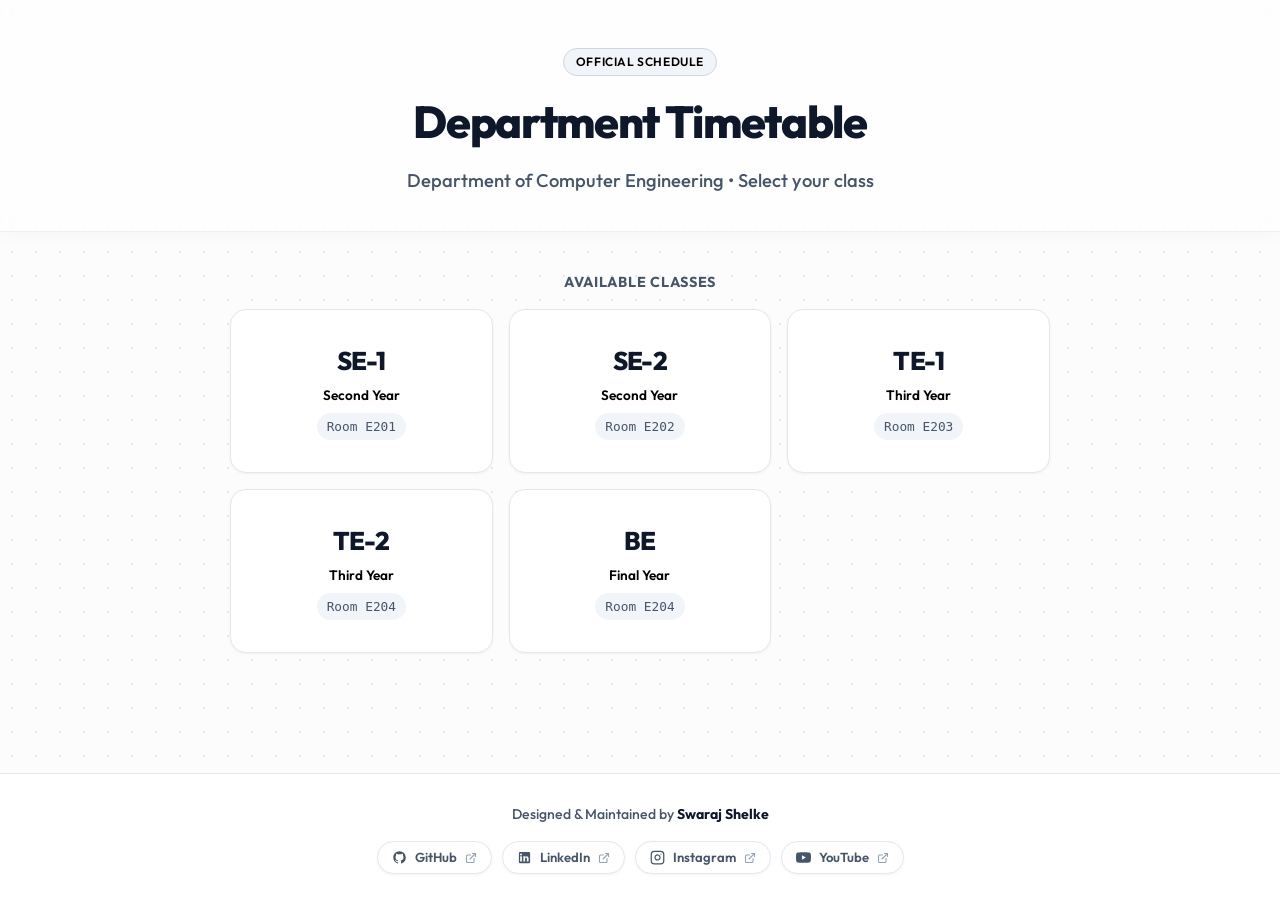
<file: index.html>
<!DOCTYPE html>
<html lang="en">
<head>
  <meta charset="UTF-8" />
  <meta name="viewport" content="width=device-width, initial-scale=1.0, maximum-scale=1.0" />
  <title>Department Timetable Viewer | Computer Engineering</title>
  <meta name="description" content="Fast, reliable, and clean class timetables for Computer Engineering students - SE1, SE2, TE1, TE2, and BE." />
  <meta name="theme-color" content="#000000" />
  <meta name="mobile-web-app-capable" content="yes" />
  <meta name="apple-mobile-web-app-status-bar-style" content="default" />
  
  <!-- Open Graph & Social Preview -->
  <meta property="og:type" content="website" />
  <meta property="og:title" content="Department Timetable Viewer | Computer Engineering" />
  <meta property="og:description" content="Fast, reliable, and clean class timetables for Computer Engineering students - SE1, SE2, TE1, TE2, and BE." />
  <meta property="og:site_name" content="GSMV Timetable" />
  <meta name="twitter:card" content="summary" />
  <meta name="twitter:title" content="Department Timetable Viewer | Computer Engineering" />
  <meta name="twitter:description" content="Fast, reliable, and clean class timetables for Computer Engineering students." />
  
  <!-- Manifest -->
  <link rel="manifest" href="manifest.json" />

  <!-- Favicon -->
  <link rel="icon" type="image/svg+xml" href="assets/icons/favicon.svg" />

  <!-- Styling -->
  <link rel="stylesheet" href="assets/css/style.css" />
</head>
<body>
  <div id="app">
    
    <!-- ==========================================
         LANDING VIEW (Class Selection)
         ========================================== -->
    <div id="landing-view" class="landing-container">
      <header class="landing-header">
        <div class="landing-badge">Official Schedule</div>
        <h1>Department Timetable</h1>
        <p>Department of Computer Engineering • Select your class</p>
      </header>

      <main class="landing-main">
        <div class="class-grid-title">Available Classes</div>
        <div class="class-grid">
          
          <div class="class-card" role="button" tabindex="0" onclick="navigateTo('SE1')" aria-label="View SE-1 timetable, Room E201">
            <span class="class-card-name">SE-1</span>
            <span class="class-card-year">Second Year</span>
            <span class="class-card-room">Room E201</span>
          </div>

          <div class="class-card" role="button" tabindex="0" onclick="navigateTo('SE2')" aria-label="View SE-2 timetable, Room E202">
            <span class="class-card-name">SE-2</span>
            <span class="class-card-year">Second Year</span>
            <span class="class-card-room">Room E202</span>
          </div>

          <div class="class-card" role="button" tabindex="0" onclick="navigateTo('TE1')" aria-label="View TE-1 timetable, Room E203">
            <span class="class-card-name">TE-1</span>
            <span class="class-card-year">Third Year</span>
            <span class="class-card-room">Room E203</span>
          </div>

          <div class="class-card" role="button" tabindex="0" onclick="navigateTo('TE2')" aria-label="View TE-2 timetable, Room E204">
            <span class="class-card-name">TE-2</span>
            <span class="class-card-year">Third Year</span>
            <span class="class-card-room">Room E204</span>
          </div>

          <div class="class-card" role="button" tabindex="0" onclick="navigateTo('BE')" aria-label="View BE timetable, Room E204">
            <span class="class-card-name">BE</span>
            <span class="class-card-year">Final Year</span>
            <span class="class-card-room">Room E204</span>
          </div>

        </div>
      </main>

      <footer class="footer">
        <div class="footer-content">
          <div class="footer-creator">Designed &amp; Maintained by <strong>Swaraj Shelke</strong></div>
          <div class="footer-socials">
            <a href="https://github.com/swarajshelke12" target="_blank" rel="noopener noreferrer" class="social-link-btn btn-github" aria-label="GitHub profile of Swaraj Shelke (opens in new tab)">
              <svg class="social-icon" width="16" height="16" viewBox="0 0 24 24" fill="currentColor" aria-hidden="true">
                <path fill-rule="evenodd" clip-rule="evenodd" d="M12 2C6.477 2 2 6.484 2 12.017c0 4.425 2.865 8.18 6.839 9.504.5.092.682-.217.682-.483 0-.237-.008-.868-.013-1.703-2.782.605-3.369-1.343-3.369-1.343-.454-1.158-1.11-1.466-1.11-1.466-.908-.62.069-.608.069-.608 1.003.07 1.53 1.032 1.53 1.032.892 1.53 2.341 1.088 2.91.832.092-.647.35-1.088.636-1.338-2.22-.253-4.555-1.113-4.555-4.951 0-1.093.39-1.988 1.029-2.688-.103-.253-.446-1.272.098-2.65 0 0 .84-.27 2.75 1.026A9.564 9.564 0 0112 6.844c.85.004 1.705.115 2.504.337 1.909-1.296 2.747-1.027 2.747-1.027.546 1.379.202 2.398.1 2.651.64.7 1.028 1.595 1.028 2.688 0 3.848-2.339 4.695-4.566 4.943.359.309.678.92.678 1.855 0 1.338-.012 2.419-.012 2.747 0 .268.18.58.688.482A10.019 10.019 0 0022 12.017C22 6.484 17.522 2 12 2z"/>
              </svg>
              <span class="social-label">GitHub</span>
              <svg class="external-link-icon" width="12" height="12" viewBox="0 0 24 24" fill="none" stroke="currentColor" stroke-width="2.2" stroke-linecap="round" stroke-linejoin="round" aria-hidden="true">
                <path d="M18 13v6a2 2 0 0 1-2 2H5a2 2 0 0 1-2-2V8a2 2 0 0 1 2-2h6"></path>
                <polyline points="15 3 21 3 21 9"></polyline>
                <line x1="10" y1="14" x2="21" y2="3"></line>
              </svg>
            </a>
            <a href="https://www.linkedin.com/in/swaraj-shelke-0a3a752b8" target="_blank" rel="noopener noreferrer" class="social-link-btn btn-linkedin" aria-label="LinkedIn profile of Swaraj Shelke (opens in new tab)">
              <svg class="social-icon" width="16" height="16" viewBox="0 0 24 24" fill="currentColor" aria-hidden="true">
                <path d="M19 3a2 2 0 0 1 2 2v14a2 2 0 0 1-2 2H5a2 2 0 0 1-2-2V5a2 2 0 0 1 2-2h14m-.5 15.5v-5.3a3.26 3.26 0 0 0-3.26-3.26c-.85 0-1.84.52-2.28 1.3v-1.11h-2.79v8.37h2.79v-4.93c0-.77.62-1.4 1.39-1.4a1.4 1.4 0 0 1 1.4 1.4v4.93h2.75M6.46 8.76a1.59 1.59 0 1 0-.02-3.18 1.59 1.59 0 0 0 .02 3.18m1.37 9.74v-8.37H5.1v8.37h2.73z"/>
              </svg>
              <span class="social-label">LinkedIn</span>
              <svg class="external-link-icon" width="12" height="12" viewBox="0 0 24 24" fill="none" stroke="currentColor" stroke-width="2.2" stroke-linecap="round" stroke-linejoin="round" aria-hidden="true">
                <path d="M18 13v6a2 2 0 0 1-2 2H5a2 2 0 0 1-2-2V8a2 2 0 0 1 2-2h6"></path>
                <polyline points="15 3 21 3 21 9"></polyline>
                <line x1="10" y1="14" x2="21" y2="3"></line>
              </svg>
            </a>
            <a href="https://www.instagram.com/swarajshelke12" target="_blank" rel="noopener noreferrer" class="social-link-btn btn-instagram" aria-label="Instagram profile of Swaraj Shelke (opens in new tab)">
              <svg class="social-icon" width="16" height="16" viewBox="0 0 24 24" fill="none" stroke="currentColor" stroke-width="2" stroke-linecap="round" stroke-linejoin="round" aria-hidden="true">
                <rect x="2" y="2" width="20" height="20" rx="5" ry="5"></rect>
                <path d="M16 11.37A4 4 0 1 1 12.63 8 4 4 0 0 1 16 11.37z"></path>
                <line x1="17.5" y1="6.5" x2="17.51" y2="6.5"></line>
              </svg>
              <span class="social-label">Instagram</span>
              <svg class="external-link-icon" width="12" height="12" viewBox="0 0 24 24" fill="none" stroke="currentColor" stroke-width="2.2" stroke-linecap="round" stroke-linejoin="round" aria-hidden="true">
                <path d="M18 13v6a2 2 0 0 1-2 2H5a2 2 0 0 1-2-2V8a2 2 0 0 1 2-2h6"></path>
                <polyline points="15 3 21 3 21 9"></polyline>
                <line x1="10" y1="14" x2="21" y2="3"></line>
              </svg>
            </a>
            <a href="https://youtube.com/@swarajshelke12" target="_blank" rel="noopener noreferrer" class="social-link-btn btn-youtube" aria-label="YouTube channel of Swaraj Shelke (opens in new tab)">
              <svg class="social-icon" width="16" height="16" viewBox="0 0 24 24" fill="currentColor" aria-hidden="true">
                <path d="M23.498 6.186a3.016 3.016 0 0 0-2.122-2.136C19.505 3.5 12 3.5 12 3.5s-7.505 0-9.377.55a3.016 3.016 0 0 0-2.122 2.136C0 8.07 0 12 0 12s0 3.93.502 5.814a3.016 3.016 0 0 0 2.122 2.136c1.871.55 9.376.55 9.376.55s7.505 0 9.377-.55a3.015 3.015 0 0 0 2.122-2.136C24 15.93 24 12 24 12s0-3.93-.502-5.814zM9.545 15.568V8.432L15.818 12l-6.273 3.568z"/>
              </svg>
              <span class="social-label">YouTube</span>
              <svg class="external-link-icon" width="12" height="12" viewBox="0 0 24 24" fill="none" stroke="currentColor" stroke-width="2.2" stroke-linecap="round" stroke-linejoin="round" aria-hidden="true">
                <path d="M18 13v6a2 2 0 0 1-2 2H5a2 2 0 0 1-2-2V8a2 2 0 0 1 2-2h6"></path>
                <polyline points="15 3 21 3 21 9"></polyline>
                <line x1="10" y1="14" x2="21" y2="3"></line>
              </svg>
            </a>
          </div>
        </div>
      </footer>
    </div>

    <!-- ==========================================
         TIMETABLE VIEW (Dynamic Class Schedule)
         ========================================== -->
    <div id="timetable-view" class="view-container" style="display: none;">
      
      <!-- Sticky Topbar Header -->
      <header class="topbar">
        <button class="back-btn" onclick="navigateTo('landing')" title="Back to Classes" aria-label="Back to classes">
          &larr;
        </button>
        <div class="topbar-info">
          <h1 id="view-title">Class Timetable</h1>
          <p id="view-subtitle">Computer Engineering</p>
        </div>
        <div class="live-clock-badge">
          <span class="live-clock-dot"></span>
          <span id="live-clock">--:--</span>
        </div>
      </header>

      <!-- Sticky Day and Batch Filter Controls -->
      <div class="controls-wrapper">
        <div id="day-strip" class="day-strip">
          <!-- Day Buttons injected dynamically by js/app.js -->
        </div>

        <div id="batch-strip-wrapper" class="batch-strip" style="display: none;">
          <div id="batch-strip" class="batch-strip">
            <!-- Batch Buttons injected dynamically by js/app.js -->
          </div>
        </div>
      </div>

      <!-- Main Schedule Content -->
      <main id="timetable-content" class="timetable-container">
        <!-- Schedule Cards injected dynamically by js/app.js -->
      </main>

      <footer class="footer">
        <div class="footer-content">
          <div class="footer-creator">Designed &amp; Maintained by <strong>Swaraj Shelke</strong></div>
          <div class="footer-socials">
            <a href="https://github.com/swarajshelke12" target="_blank" rel="noopener noreferrer" class="social-link-btn btn-github" aria-label="GitHub profile of Swaraj Shelke (opens in new tab)">
              <svg class="social-icon" width="16" height="16" viewBox="0 0 24 24" fill="currentColor" aria-hidden="true">
                <path fill-rule="evenodd" clip-rule="evenodd" d="M12 2C6.477 2 2 6.484 2 12.017c0 4.425 2.865 8.18 6.839 9.504.5.092.682-.217.682-.483 0-.237-.008-.868-.013-1.703-2.782.605-3.369-1.343-3.369-1.343-.454-1.158-1.11-1.466-1.11-1.466-.908-.62.069-.608.069-.608 1.003.07 1.53 1.032 1.53 1.032.892 1.53 2.341 1.088 2.91.832.092-.647.35-1.088.636-1.338-2.22-.253-4.555-1.113-4.555-4.951 0-1.093.39-1.988 1.029-2.688-.103-.253-.446-1.272.098-2.65 0 0 .84-.27 2.75 1.026A9.564 9.564 0 0112 6.844c.85.004 1.705.115 2.504.337 1.909-1.296 2.747-1.027 2.747-1.027.546 1.379.202 2.398.1 2.651.64.7 1.028 1.595 1.028 2.688 0 3.848-2.339 4.695-4.566 4.943.359.309.678.92.678 1.855 0 1.338-.012 2.419-.012 2.747 0 .268.18.58.688.482A10.019 10.019 0 0022 12.017C22 6.484 17.522 2 12 2z"/>
              </svg>
              <span class="social-label">GitHub</span>
              <svg class="external-link-icon" width="12" height="12" viewBox="0 0 24 24" fill="none" stroke="currentColor" stroke-width="2.2" stroke-linecap="round" stroke-linejoin="round" aria-hidden="true">
                <path d="M18 13v6a2 2 0 0 1-2 2H5a2 2 0 0 1-2-2V8a2 2 0 0 1 2-2h6"></path>
                <polyline points="15 3 21 3 21 9"></polyline>
                <line x1="10" y1="14" x2="21" y2="3"></line>
              </svg>
            </a>
            <a href="https://www.linkedin.com/in/swaraj-shelke-0a3a752b8" target="_blank" rel="noopener noreferrer" class="social-link-btn btn-linkedin" aria-label="LinkedIn profile of Swaraj Shelke (opens in new tab)">
              <svg class="social-icon" width="16" height="16" viewBox="0 0 24 24" fill="currentColor" aria-hidden="true">
                <path d="M19 3a2 2 0 0 1 2 2v14a2 2 0 0 1-2 2H5a2 2 0 0 1-2-2V5a2 2 0 0 1 2-2h14m-.5 15.5v-5.3a3.26 3.26 0 0 0-3.26-3.26c-.85 0-1.84.52-2.28 1.3v-1.11h-2.79v8.37h2.79v-4.93c0-.77.62-1.4 1.39-1.4a1.4 1.4 0 0 1 1.4 1.4v4.93h2.75M6.46 8.76a1.59 1.59 0 1 0-.02-3.18 1.59 1.59 0 0 0 .02 3.18m1.37 9.74v-8.37H5.1v8.37h2.73z"/>
              </svg>
              <span class="social-label">LinkedIn</span>
              <svg class="external-link-icon" width="12" height="12" viewBox="0 0 24 24" fill="none" stroke="currentColor" stroke-width="2.2" stroke-linecap="round" stroke-linejoin="round" aria-hidden="true">
                <path d="M18 13v6a2 2 0 0 1-2 2H5a2 2 0 0 1-2-2V8a2 2 0 0 1 2-2h6"></path>
                <polyline points="15 3 21 3 21 9"></polyline>
                <line x1="10" y1="14" x2="21" y2="3"></line>
              </svg>
            </a>
            <a href="https://www.instagram.com/swarajshelke12" target="_blank" rel="noopener noreferrer" class="social-link-btn btn-instagram" aria-label="Instagram profile of Swaraj Shelke (opens in new tab)">
              <svg class="social-icon" width="16" height="16" viewBox="0 0 24 24" fill="none" stroke="currentColor" stroke-width="2" stroke-linecap="round" stroke-linejoin="round" aria-hidden="true">
                <rect x="2" y="2" width="20" height="20" rx="5" ry="5"></rect>
                <path d="M16 11.37A4 4 0 1 1 12.63 8 4 4 0 0 1 16 11.37z"></path>
                <line x1="17.5" y1="6.5" x2="17.51" y2="6.5"></line>
              </svg>
              <span class="social-label">Instagram</span>
              <svg class="external-link-icon" width="12" height="12" viewBox="0 0 24 24" fill="none" stroke="currentColor" stroke-width="2.2" stroke-linecap="round" stroke-linejoin="round" aria-hidden="true">
                <path d="M18 13v6a2 2 0 0 1-2 2H5a2 2 0 0 1-2-2V8a2 2 0 0 1 2-2h6"></path>
                <polyline points="15 3 21 3 21 9"></polyline>
                <line x1="10" y1="14" x2="21" y2="3"></line>
              </svg>
            </a>
            <a href="https://youtube.com/@swarajshelke12" target="_blank" rel="noopener noreferrer" class="social-link-btn btn-youtube" aria-label="YouTube channel of Swaraj Shelke (opens in new tab)">
              <svg class="social-icon" width="16" height="16" viewBox="0 0 24 24" fill="currentColor" aria-hidden="true">
                <path d="M23.498 6.186a3.016 3.016 0 0 0-2.122-2.136C19.505 3.5 12 3.5 12 3.5s-7.505 0-9.377.55a3.016 3.016 0 0 0-2.122 2.136C0 8.07 0 12 0 12s0 3.93.502 5.814a3.016 3.016 0 0 0 2.122 2.136c1.871.55 9.376.55 9.376.55s7.505 0 9.377-.55a3.015 3.015 0 0 0 2.122-2.136C24 15.93 24 12 24 12s0-3.93-.502-5.814zM9.545 15.568V8.432L15.818 12l-6.273 3.568z"/>
              </svg>
              <span class="social-label">YouTube</span>
              <svg class="external-link-icon" width="12" height="12" viewBox="0 0 24 24" fill="none" stroke="currentColor" stroke-width="2.2" stroke-linecap="round" stroke-linejoin="round" aria-hidden="true">
                <path d="M18 13v6a2 2 0 0 1-2 2H5a2 2 0 0 1-2-2V8a2 2 0 0 1 2-2h6"></path>
                <polyline points="15 3 21 3 21 9"></polyline>
                <line x1="10" y1="14" x2="21" y2="3"></line>
              </svg>
            </a>
          </div>
        </div>
      </footer>

    </div>

  </div>

  <!-- Scripts -->
  <script src="assets/js/data.js"></script>
  <script src="assets/js/app.js"></script>
</body>
</html>
</file>
<file: assets/css/style.css>
/* =========================================================
   Department of Computer Engineering - Timetable Styles
   Designed for clean readability, fast scanning, and mobile UX
   ========================================================= */

@import url('https://fonts.googleapis.com/css2?family=Outfit:wght@400;500;600;700;800&display=swap');

:root {
  --bg-app: #fcfcfd;
  --bg-surface: #ffffff;
  --bg-elevated: #ffffff;
  --bg-muted: #f1f5f9;
  --bg-hover: #f8fafc;
  
  --border-subtle: #e2e8f0;
  --border-strong: #cbd5e1;
  
  --text-main: #0f172a;
  --text-muted: #475569;
  --text-dim: #94a3b8;
  
  --primary: #000000;
  --primary-hover: #1e293b;
  --primary-light: #f1f5f9;
  --primary-border: #cbd5e1;
  
  --live-bg: #ecfdf5;
  --live-text: #059669;
  --live-border: #a7f3d0;
  --live-dot: #10b981;
  
  --next-bg: #fffbeb;
  --next-text: #d97706;
  --next-border: #fde68a;
  
  --radius-sm: 8px;
  --radius-md: 12px;
  --radius-lg: 16px;
  --radius-full: 9999px;
  
  --shadow-sm: 0 1px 3px rgba(15, 23, 42, 0.05);
  --shadow-md: 0 4px 14px -2px rgba(15, 23, 42, 0.08);
}

/* Reset & Base */
*, *::before, *::after {
  box-sizing: border-box;
  margin: 0;
  padding: 0;
  -webkit-tap-highlight-color: transparent;
}

body {
  font-family: "Outfit", -apple-system, BlinkMacSystemFont, "Segoe UI", Roboto, sans-serif;
  background-color: var(--bg-app);
  color: var(--text-main);
  line-height: 1.5;
  min-height: 100vh;
  display: flex;
  flex-direction: column;
  -webkit-font-smoothing: antialiased;
  -moz-osx-font-smoothing: grayscale;
}

/* Animations */
@keyframes slideUpFade {
  0% { opacity: 0; transform: translateY(12px); }
  100% { opacity: 1; transform: translateY(0); }
}

.animate-enter {
  animation: slideUpFade 0.5s cubic-bezier(0.16, 1, 0.3, 1) forwards;
  opacity: 0;
}

#app {
  display: flex;
  flex-direction: column;
  min-height: 100vh;
  width: 100%;
}

/* =========================================================
   LANDING PAGE
   ========================================================= */
.landing-container {
  flex: 1;
  display: flex;
  flex-direction: column;
  min-height: 100vh;
  background-color: var(--bg-app);
  background-image: radial-gradient(var(--border-subtle) 1px, transparent 1px);
  background-size: 24px 24px;
}

.landing-header {
  background: rgba(255, 255, 255, 0.6);
  backdrop-filter: blur(12px);
  -webkit-backdrop-filter: blur(12px);
  padding: 48px 24px 36px;
  text-align: center;
  border-bottom: 1px solid rgba(226, 232, 240, 0.6);
  box-shadow: 0 4px 20px -2px rgba(15, 23, 42, 0.03);
}

.landing-badge {
  display: inline-flex;
  align-items: center;
  gap: 6px;
  padding: 4px 12px;
  background: var(--primary-light);
  color: var(--primary);
  border: 1px solid var(--primary-border);
  border-radius: var(--radius-full);
  font-size: 0.75rem;
  font-weight: 600;
  text-transform: uppercase;
  letter-spacing: 0.05em;
  margin-bottom: 12px;
}

.landing-header h1 {
  font-size: 2.8rem;
  font-weight: 800;
  color: var(--text-main);
  letter-spacing: -0.03em;
  margin-bottom: 12px;
}

.landing-header p {
  color: var(--text-muted);
  font-size: 1.15rem;
  font-weight: 500;
  max-width: 500px;
  margin: 0 auto;
}

.landing-main {
  flex: 1;
  padding: 40px 20px;
  max-width: 860px;
  margin: 0 auto;
  width: 100%;
}

.class-grid-title {
  font-size: 0.9rem;
  font-weight: 700;
  text-transform: uppercase;
  letter-spacing: 0.05em;
  color: var(--text-muted);
  margin-bottom: 16px;
  text-align: center;
}

.class-grid {
  display: grid;
  grid-template-columns: repeat(auto-fit, minmax(220px, 1fr));
  gap: 16px;
}

.class-card {
  background: var(--bg-surface);
  border: 1px solid var(--border-subtle);
  padding: 32px 24px;
  border-radius: var(--radius-lg);
  cursor: pointer;
  transition: all 0.2s ease;
  display: flex;
  flex-direction: column;
  align-items: center;
  text-align: center;
  box-shadow: var(--shadow-sm);
}

.class-card:hover {
  border-color: var(--border-strong);
  box-shadow: var(--shadow-md);
  transform: translateY(-3px);
}

.class-card-name {
  font-size: 1.6rem;
  font-weight: 800;
  color: var(--text-main);
  letter-spacing: -0.02em;
  margin-bottom: 4px;
}

.class-card-year {
  font-size: 0.85rem;
  font-weight: 600;
  color: var(--primary);
  margin-bottom: 8px;
}

.class-card-room {
  display: inline-flex;
  align-items: center;
  gap: 4px;
  background: var(--bg-muted);
  padding: 4px 10px;
  border-radius: var(--radius-full);
  color: var(--text-muted);
  font-size: 0.8rem;
  font-weight: 500;
  font-family: monospace;
}

/* =========================================================
   TIMETABLE VIEW
   ========================================================= */
.view-container {
  flex: 1;
  display: flex;
  flex-direction: column;
  min-height: 100vh;
}

.topbar {
  background: var(--bg-surface);
  border-bottom: 1px solid var(--border-subtle);
  padding: 16px 20px;
  display: flex;
  align-items: center;
  gap: 16px;
  position: sticky;
  top: 0;
  z-index: 50;
  box-shadow: 0 1px 3px rgba(0, 0, 0, 0.03);
}

.back-btn {
  display: inline-flex;
  align-items: center;
  justify-content: center;
  width: 38px;
  height: 38px;
  background: var(--bg-muted);
  border: 1px solid var(--border-subtle);
  border-radius: var(--radius-md);
  color: var(--text-main);
  text-decoration: none;
  font-size: 1.2rem;
  font-weight: 600;
  transition: all 0.15s ease;
  cursor: pointer;
  flex-shrink: 0;
}

.back-btn:hover {
  background: var(--bg-hover);
  color: var(--primary);
  border-color: var(--primary-border);
}

.topbar-info {
  flex: 1;
  min-width: 0;
}

.topbar-info h1 {
  font-size: 1.25rem;
  font-weight: 800;
  color: var(--text-main);
  letter-spacing: -0.01em;
  white-space: nowrap;
  overflow: hidden;
  text-overflow: ellipsis;
}

.topbar-info p {
  color: var(--text-muted);
  font-size: 0.8rem;
  font-weight: 500;
  white-space: nowrap;
  overflow: hidden;
  text-overflow: ellipsis;
}

.live-clock-badge {
  display: inline-flex;
  align-items: center;
  gap: 6px;
  background: var(--bg-muted);
  border: 1px solid var(--border-subtle);
  padding: 6px 12px;
  border-radius: var(--radius-full);
  font-size: 0.75rem;
  font-family: monospace;
  font-weight: 600;
  color: var(--text-muted);
}

.live-clock-dot {
  width: 6px;
  height: 6px;
  border-radius: 50%;
  background: var(--live-dot);
  animation: pulse-dot 1.5s infinite;
}

@keyframes pulse-dot {
  0%, 100% { opacity: 1; transform: scale(1); }
  50% { opacity: 0.4; transform: scale(0.85); }
}

/* Filter Controls Wrapper */
.controls-wrapper {
  background: var(--bg-surface);
  border-bottom: 1px solid var(--border-subtle);
  padding: 12px 20px;
  display: flex;
  flex-direction: column;
  gap: 10px;
  position: sticky;
  top: 71px;
  z-index: 40;
}

/* Day Strip */
.day-strip {
  display: flex;
  gap: 8px;
  overflow-x: auto;
  padding-bottom: 2px;
  scrollbar-width: none;
}

.day-strip::-webkit-scrollbar {
  display: none;
}

.day-btn {
  flex: 1;
  min-width: 58px;
  padding: 8px 12px;
  border: 1px solid var(--border-subtle);
  background: var(--bg-surface);
  border-radius: var(--radius-md);
  color: var(--text-muted);
  font-size: 0.85rem;
  font-weight: 600;
  cursor: pointer;
  transition: all 0.15s ease;
  text-align: center;
  position: relative;
}

.day-btn:hover {
  border-color: var(--border-strong);
  color: var(--text-main);
  background: var(--bg-muted);
}

.day-btn.active {
  background: var(--primary);
  border-color: var(--primary);
  color: #ffffff;
}

.day-btn.is-today::after {
  content: '';
  position: absolute;
  bottom: 3px;
  left: 50%;
  transform: translateX(-50%);
  width: 4px;
  height: 4px;
  border-radius: 50%;
  background: currentColor;
}

/* Batch Filter Strip */
.batch-strip {
  display: flex;
  align-items: center;
  gap: 6px;
  overflow-x: auto;
  padding-bottom: 2px;
  scrollbar-width: none;
}

.batch-strip::-webkit-scrollbar {
  display: none;
}

.batch-label {
  font-size: 0.75rem;
  font-weight: 700;
  color: var(--text-dim);
  text-transform: uppercase;
  letter-spacing: 0.05em;
  margin-right: 4px;
  flex-shrink: 0;
}

.batch-btn {
  padding: 4px 10px;
  border: 1px solid var(--border-subtle);
  background: var(--bg-muted);
  border-radius: var(--radius-full);
  color: var(--text-muted);
  font-size: 0.75rem;
  font-weight: 600;
  cursor: pointer;
  transition: all 0.15s ease;
  white-space: nowrap;
}

.batch-btn:hover {
  border-color: var(--border-strong);
  color: var(--text-main);
}

.batch-btn.active {
  background: var(--text-main);
  border-color: var(--text-main);
  color: #ffffff;
}

/* Timetable Container */
.timetable-container {
  flex: 1;
  max-width: 760px;
  margin: 0 auto;
  width: 100%;
  padding: 20px 16px 40px;
  display: flex;
  flex-direction: column;
  gap: 12px;
}

/* Lecture Card */
.lecture-card {
  background: var(--bg-surface);
  border: 1px solid var(--border-subtle);
  border-radius: var(--radius-lg);
  padding: 16px 18px;
  display: flex;
  flex-direction: column;
  gap: 8px;
  box-shadow: var(--shadow-sm);
  transition: transform 0.15s ease, box-shadow 0.15s ease;
  position: relative;
}

.lecture-card:hover {
  box-shadow: var(--shadow-md);
}

.lecture-card.live {
  border-color: var(--live-border);
  background: linear-gradient(135deg, #ffffff 0%, var(--live-bg) 100%);
  box-shadow: 0 4px 14px rgba(16, 185, 129, 0.12);
}

.lecture-card.next {
  border-color: var(--next-border);
  background: linear-gradient(135deg, #ffffff 0%, var(--next-bg) 100%);
  box-shadow: 0 4px 14px rgba(245, 158, 11, 0.1);
}

.card-head {
  display: flex;
  justify-content: space-between;
  align-items: center;
}

.time-tag {
  font-size: 0.8rem;
  font-weight: 600;
  color: var(--text-muted);
  font-family: monospace;
}

.status-badge {
  display: inline-flex;
  align-items: center;
  gap: 5px;
  padding: 3px 8px;
  border-radius: var(--radius-full);
  font-size: 0.7rem;
  font-weight: 700;
  text-transform: uppercase;
  letter-spacing: 0.04em;
}

.status-badge.live {
  background: var(--live-bg);
  color: var(--live-text);
  border: 1px solid var(--live-border);
}

.status-badge.live::before {
  content: '';
  width: 6px;
  height: 6px;
  border-radius: 50%;
  background: var(--live-dot);
  animation: pulse-dot 1.5s infinite;
}

.status-badge.next {
  background: var(--next-bg);
  color: var(--next-text);
  border: 1px solid var(--next-border);
}

.card-subject-row {
  display: flex;
  align-items: baseline;
  gap: 8px;
  flex-wrap: wrap;
}

.card-subject-code {
  font-size: 1.15rem;
  font-weight: 800;
  color: var(--text-main);
  letter-spacing: -0.01em;
}

.card-subject-name {
  font-size: 0.9rem;
  font-weight: 500;
  color: var(--text-muted);
}

.card-meta-row {
  display: flex;
  justify-content: space-between;
  align-items: center;
  font-size: 0.8rem;
  padding-top: 4px;
  border-top: 1px solid var(--bg-muted);
}

.card-prof {
  color: var(--text-muted);
  font-weight: 600;
}

.card-room {
  background: var(--bg-muted);
  border: 1px solid var(--border-subtle);
  padding: 2px 8px;
  border-radius: var(--radius-sm);
  color: var(--text-muted);
  font-size: 0.75rem;
  font-weight: 600;
  font-family: monospace;
}

/* Practical Header & Matrix */
.practical-header-title {
  font-size: 0.75rem;
  font-weight: 700;
  text-transform: uppercase;
  letter-spacing: 0.05em;
  color: var(--primary);
  margin-bottom: 6px;
}

.batch-matrix {
  display: grid;
  grid-template-columns: repeat(auto-fill, minmax(140px, 1fr));
  gap: 8px;
  margin-top: 4px;
}

.matrix-cell {
  background: var(--bg-muted);
  border: 1px solid var(--border-subtle);
  border-radius: var(--radius-md);
  padding: 8px 10px;
  display: flex;
  flex-direction: column;
  gap: 2px;
}

.matrix-cell.highlight-batch {
  border-color: var(--primary);
  background: var(--primary-light);
}

.cell-batch {
  font-size: 0.7rem;
  font-weight: 700;
  color: var(--primary);
  text-transform: uppercase;
}

.cell-subject {
  font-size: 0.82rem;
  font-weight: 700;
  color: var(--text-main);
}

.cell-prof {
  font-size: 0.7rem;
  color: var(--text-muted);
}

.cell-room {
  font-size: 0.68rem;
  color: var(--text-dim);
  font-family: monospace;
}

/* Single Batch Focused Practical Card */
.focused-batch-card {
  display: flex;
  flex-direction: column;
  gap: 4px;
}

.focused-batch-title {
  font-size: 1.05rem;
  font-weight: 800;
  color: var(--text-main);
}

.focused-batch-sub {
  font-size: 0.8rem;
  font-weight: 600;
  color: var(--primary);
}

/* Break Card */
.break-card {
  background: transparent;
  border: 1px dashed var(--border-strong);
  border-radius: var(--radius-md);
  padding: 10px 16px;
  display: flex;
  justify-content: space-between;
  align-items: center;
  color: var(--text-muted);
}

.break-label {
  font-size: 0.8rem;
  font-weight: 700;
  text-transform: uppercase;
  letter-spacing: 0.05em;
}

.break-time {
  font-size: 0.75rem;
  font-family: monospace;
}

/* Empty State */
.empty-schedule {
  background: var(--bg-surface);
  border: 1px dashed var(--border-strong);
  border-radius: var(--radius-lg);
  padding: 48px 24px;
  text-align: center;
  color: var(--text-muted);
}

.empty-schedule h3 {
  font-size: 1.1rem;
  font-weight: 700;
  color: var(--text-main);
  margin-bottom: 4px;
}

.empty-schedule p {
  font-size: 0.85rem;
}

/* =========================================================
   FOOTER & SOCIAL BUTTONS
   ========================================================= */
.footer {
  background: var(--bg-surface);
  border-top: 1px solid var(--border-subtle);
  padding: 30px 20px 26px;
  text-align: center;
  margin-top: auto;
}

.footer-content {
  display: flex;
  flex-direction: column;
  align-items: center;
  gap: 16px;
  max-width: 680px;
  margin: 0 auto;
}

.footer-creator {
  font-size: 0.88rem;
  font-weight: 500;
  color: var(--text-muted);
}

.footer-creator strong {
  color: var(--text-main);
  font-weight: 700;
}

.footer-socials {
  display: flex;
  justify-content: center;
  align-items: center;
  flex-wrap: wrap;
  gap: 10px;
}

/* Individual Social Link Button */
.social-link-btn {
  display: inline-flex;
  align-items: center;
  gap: 8px;
  padding: 8px 14px;
  background: var(--bg-surface);
  border: 1px solid var(--border-subtle);
  border-radius: var(--radius-full);
  color: var(--text-muted);
  text-decoration: none;
  font-size: 0.82rem;
  font-weight: 600;
  box-shadow: var(--shadow-sm);
  transition: all 0.2s cubic-bezier(0.16, 1, 0.3, 1);
  cursor: pointer;
  user-select: none;
  position: relative;
}

.social-link-btn .social-icon {
  width: 15px;
  height: 15px;
  flex-shrink: 0;
  transition: transform 0.2s ease, color 0.2s ease;
}

.social-link-btn .social-label {
  line-height: 1;
}

.social-link-btn .external-link-icon {
  width: 12px;
  height: 12px;
  flex-shrink: 0;
  color: var(--text-dim);
  transition: transform 0.2s ease, color 0.2s ease;
}

/* Hover & Active Micro-interactions */
.social-link-btn:hover {
  transform: translateY(-2px);
  box-shadow: var(--shadow-md);
  border-color: var(--border-strong);
  color: var(--text-main);
}

.social-link-btn:hover .external-link-icon {
  color: var(--primary);
  transform: translate(1.5px, -1.5px);
}

.social-link-btn:hover .social-icon {
  transform: scale(1.1);
}

.social-link-btn:active {
  transform: translateY(0);
  box-shadow: var(--shadow-sm);
}

/* Platform-specific brand accents on hover */
.social-link-btn.btn-github:hover {
  border-color: #24292f;
  background: #f8fafc;
  color: #24292f;
}
.social-link-btn.btn-github:hover .social-icon {
  color: #24292f;
}

.social-link-btn.btn-linkedin:hover {
  border-color: #0a66c2;
  background: #f0f7ff;
  color: #0a66c2;
}
.social-link-btn.btn-linkedin:hover .social-icon {
  color: #0a66c2;
}

.social-link-btn.btn-instagram:hover {
  border-color: #e1306c;
  background: #fff5f8;
  color: #e1306c;
}
.social-link-btn.btn-instagram:hover .social-icon {
  color: #e1306c;
}

.social-link-btn.btn-youtube:hover {
  border-color: #ff0000;
  background: #fff5f5;
  color: #ff0000;
}
.social-link-btn.btn-youtube:hover .social-icon {
  color: #ff0000;
}

/* Responsive adjustments */
@media (max-width: 640px) {
  .landing-header { padding: 32px 16px 24px; }
  .landing-header h1 { font-size: 1.75rem; }
  .landing-main { padding: 24px 16px; }
  .controls-wrapper { top: 69px; padding: 10px 16px; }
  .topbar { padding: 12px 16px; }
  .timetable-container { padding: 16px 12px 32px; }
  .batch-matrix { grid-template-columns: 1fr 1fr; }
  .footer { padding: 22px 16px 20px; }
  .footer-socials { gap: 8px; }
  .social-link-btn { padding: 7px 12px; font-size: 0.78rem; gap: 6px; }
}

/* Print optimization for physical print and PDF export */
@media print {
  .back-btn,
  .day-strip-container,
  .batch-strip-container,
  .footer,
  .live-clock-badge {
    display: none !important;
  }

  body {
    background: #ffffff !important;
    color: #000000 !important;
  }

  .topbar {
    position: static !important;
    border-bottom: 2px solid #000000 !important;
    box-shadow: none !important;
    padding: 8px 0 !important;
  }

  .lecture-card {
    break-inside: avoid;
    border: 1px solid #94a3b8 !important;
    box-shadow: none !important;
    margin-bottom: 12px !important;
  }

  .matrix-cell {
    border: 1px solid #cbd5e1 !important;
    background: #ffffff !important;
  }
}

/* Accessibility: Focus visible outline indicators */
button:focus-visible,
a:focus-visible,
[role="button"]:focus-visible,
.class-card:focus-visible,
.day-btn:focus-visible,
.batch-btn:focus-visible {
  outline: 2px solid var(--text-main);
  outline-offset: 3px;
}

/* Accessibility: Respect user motion preferences */
@media (prefers-reduced-motion: reduce) {
  *, *::before, *::after {
    animation-duration: 0.01ms !important;
    animation-iteration-count: 1 !important;
    transition-duration: 0.01ms !important;
    scroll-behavior: auto !important;
  }
}
</file>
